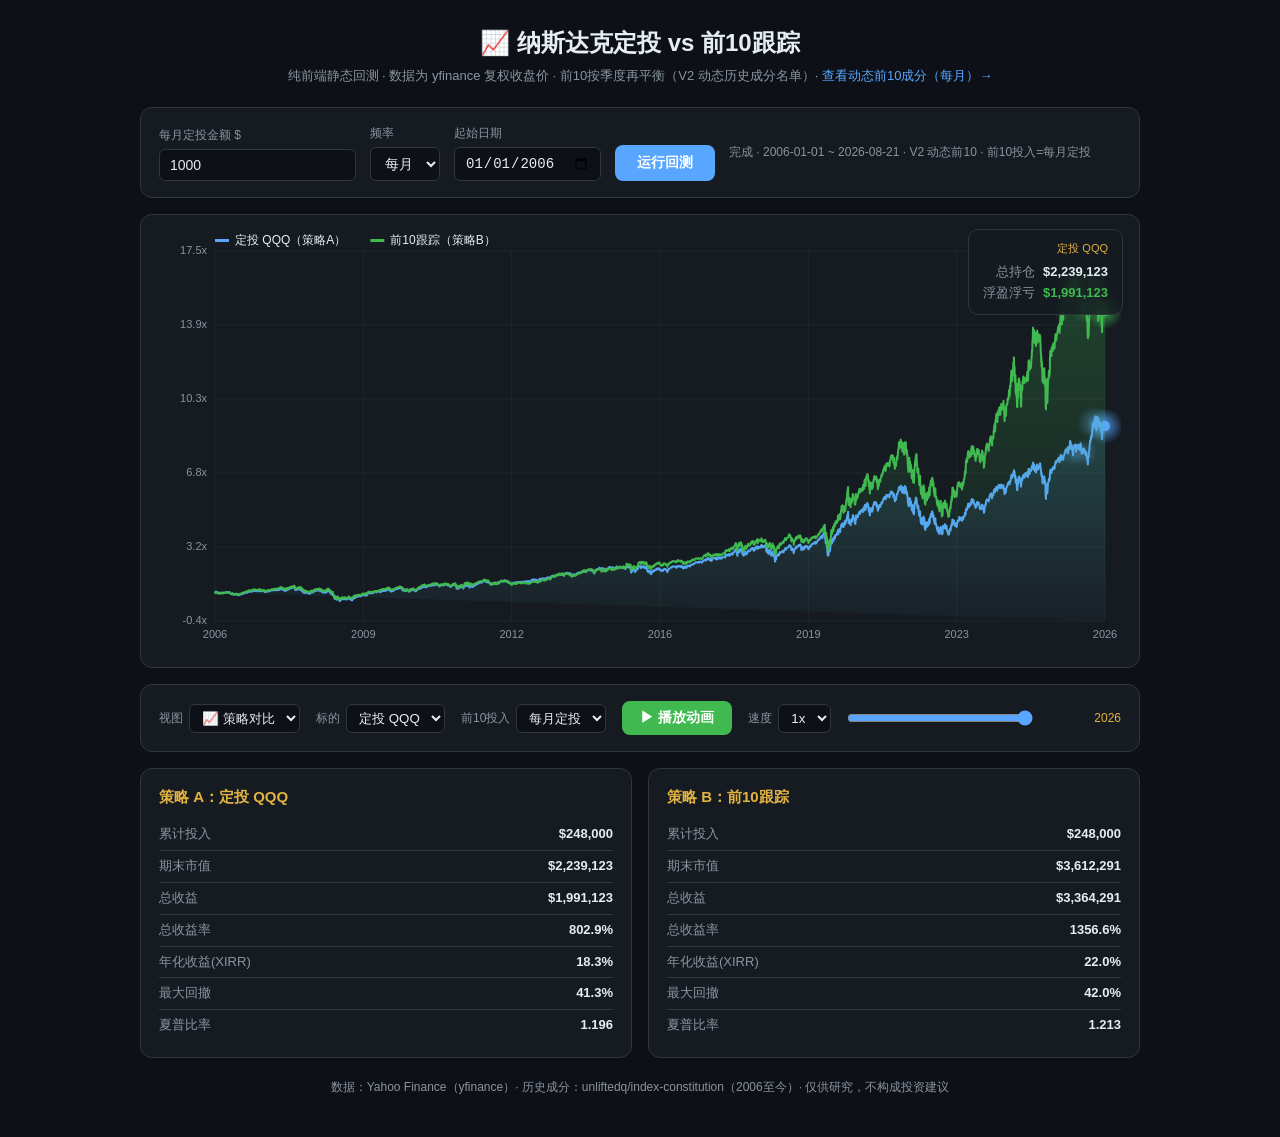
<file: nasdaq-backtest/index.html>
<!DOCTYPE html>
<html lang="zh-CN">
<head>
<meta charset="UTF-8">
<meta name="viewport" content="width=device-width, initial-scale=1.0">
<title>纳斯达克定投 vs 前10跟踪 · 策略回测</title>
<link rel="stylesheet" href="css/style.css">
</head>
<body>
<header>
  <h1>📈 纳斯达克定投 vs 前10跟踪</h1>
  <p class="sub">纯前端静态回测 · 数据为 yfinance 复权收盘价 · 前10按季度再平衡（V2 动态历史成分名单）· <a href="constituents.html" class="nav">查看动态前10成分（每月）→</a></p>
</header>

<main>
  <!-- 参数面板 -->
  <section class="panel" id="controls">
    <label>每月定投金额 $
      <input type="number" id="amount" value="1000" min="1" step="100">
    </label>
    <label>频率
      <select id="freq">
        <option value="monthly">每月</option>
        <option value="weekly">每周</option>
      </select>
    </label>
    <label>起始日期
      <input type="date" id="start" value="2006-01-01">
    </label>
    <button id="run">运行回测</button>
    <span id="status" class="status">就绪</span>
  </section>

  <!-- 图表 -->
  <section class="panel chart-panel">
    <div id="overlay" class="overlay">
      <div class="ov-label" id="ov-label">定投 QQQ</div>
      <div class="ov-row">总持仓 <b id="ov-value">$—</b></div>
      <div class="ov-row">浮盈浮亏 <b id="ov-pnl">$—</b></div>
    </div>
    <canvas id="chart"></canvas>
  </section>

  <!-- 播放控制 -->
  <section class="panel playbar">
    <label>视图
      <select id="view">
        <option value="compare">📈 策略对比</option>
        <option value="money">💰 资金曲线</option>
      </select>
    </label>
    <label>标的
      <select id="strategy">
        <option value="dca">定投 QQQ</option>
        <option value="top10">前10跟踪</option>
      </select>
    </label>
    <label>前10投入
      <select id="top10-mode">
        <option value="dca">每月定投</option>
        <option value="lump">一次性</option>
      </select>
    </label>
    <button id="play">▶ 播放动画</button>
    <label>速度
      <select id="speed">
        <option value="1">1x</option>
        <option value="2">2x</option>
        <option value="4">4x</option>
        <option value="8">8x</option>
      </select>
    </label>
    <input type="range" id="progress" min="0" max="1000" value="1000">
    <span id="year-label" class="status"></span>
  </section>

  <!-- 指标 -->
  <section class="metrics">
    <div class="card">
      <h2>策略 A：定投 QQQ</h2>
      <div id="dca-metrics"></div>
    </div>
    <div class="card">
      <h2>策略 B：前10跟踪</h2>
      <div id="top10-metrics"></div>
    </div>
  </section>
</main>

<footer>
  数据：Yahoo Finance（yfinance）· 历史成分：unliftedq/index-constitution（2006至今）· 仅供研究，不构成投资建议
</footer>

<script src="js/config.js"></script>
<script src="js/data.js"></script>
<script src="js/backtest.js"></script>
<script src="js/chart.js"></script>
<script src="js/ui.js"></script>
</body>
</html>
</file>
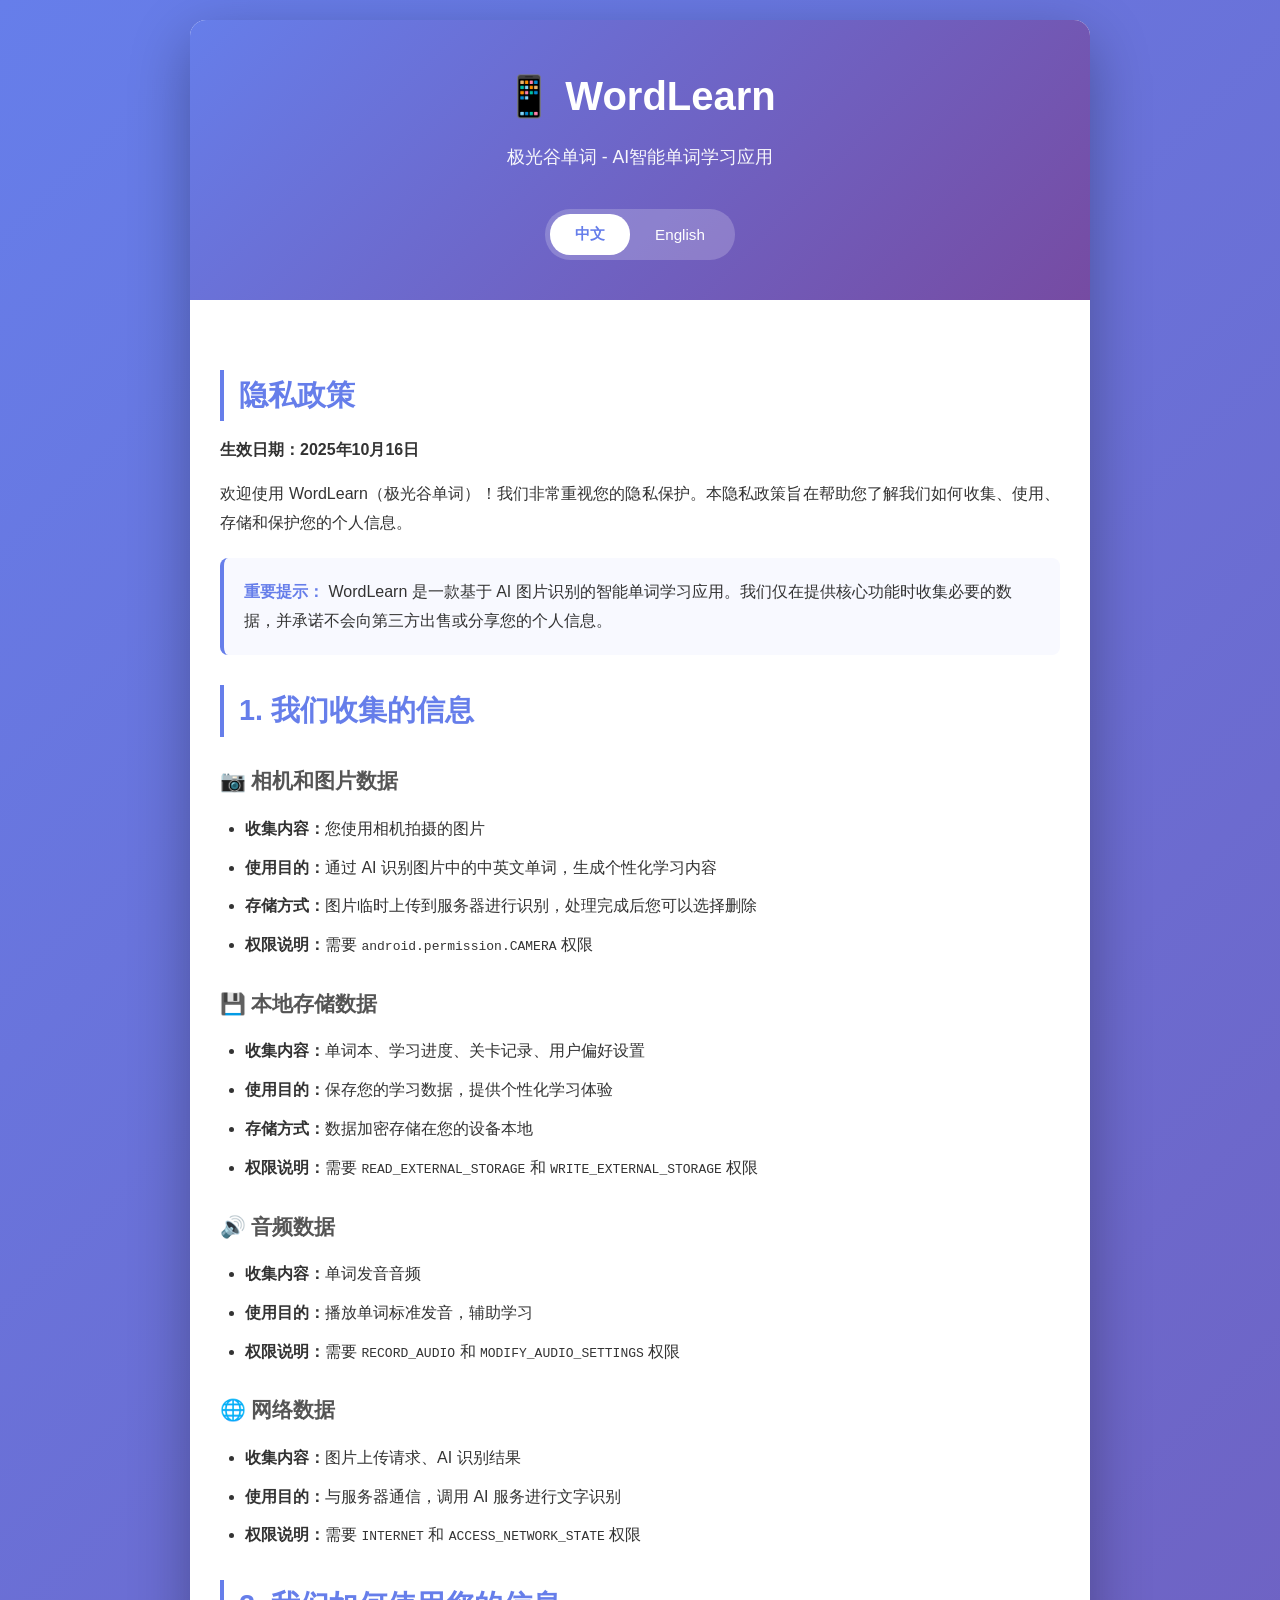
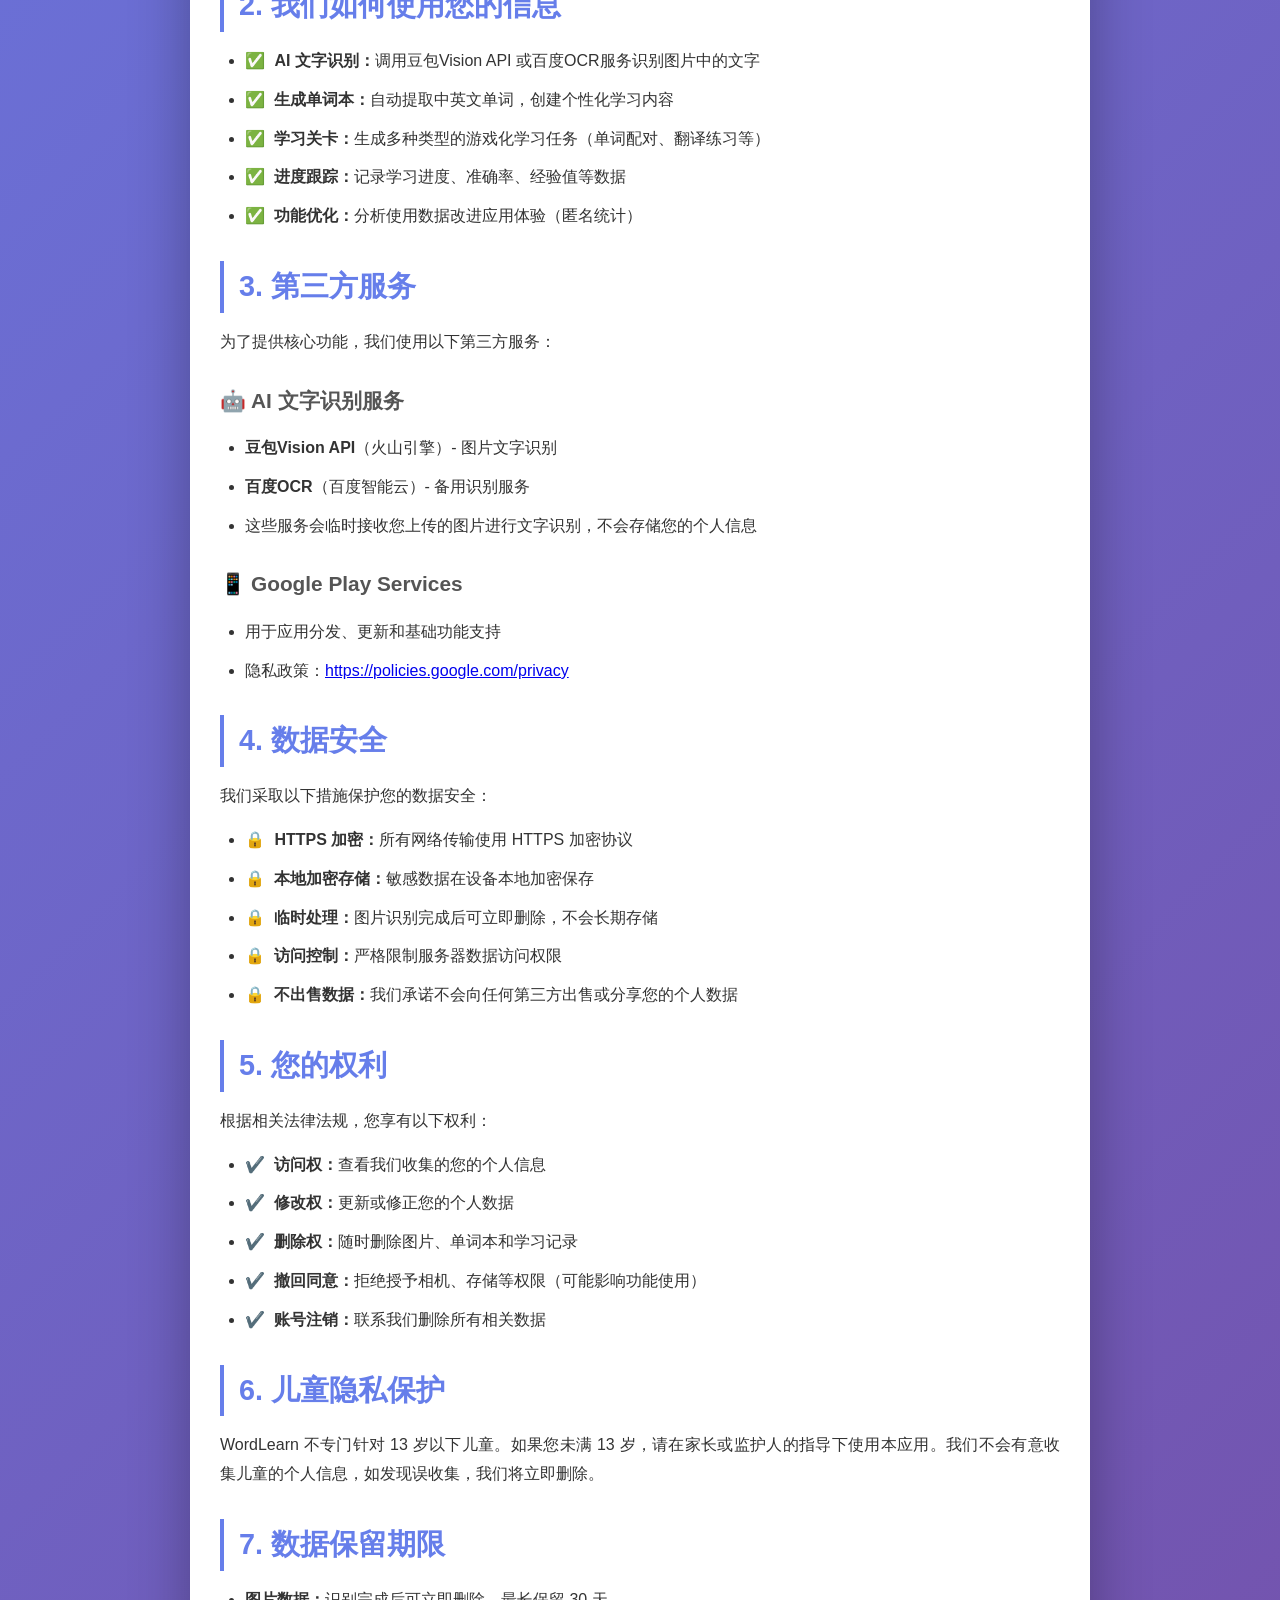
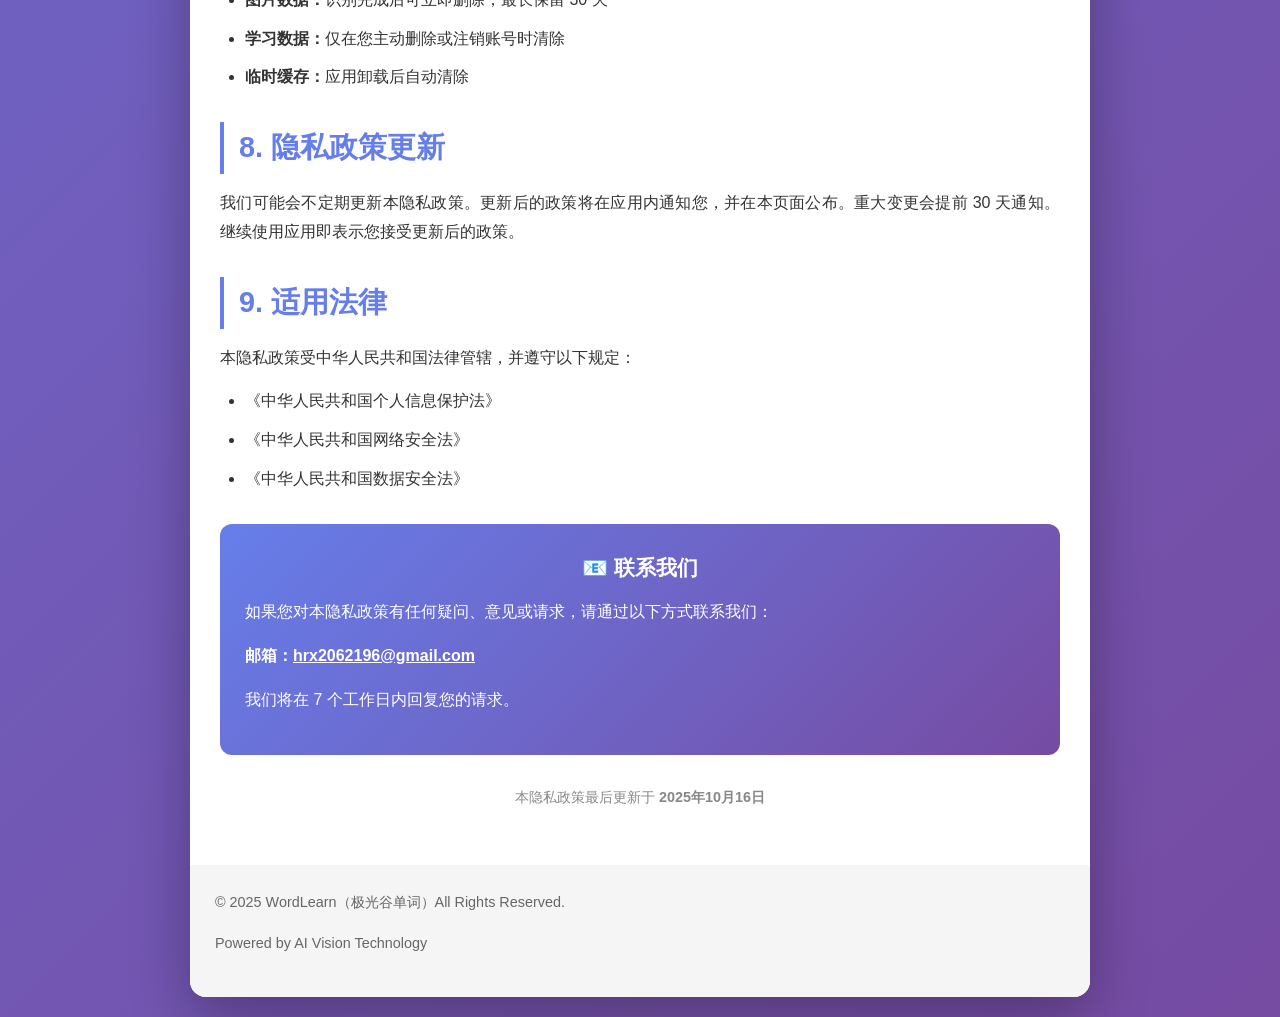
<file: privacy-policy.html>
<!DOCTYPE html>
<html lang="zh-CN">

<head>
  <meta charset="UTF-8">
  <meta name="viewport" content="width=device-width, initial-scale=1.0">
  <title>Privacy Policy - WordLearn（极光谷单词）</title>
  <style>
    * {
      margin: 0;
      padding: 0;
      box-sizing: border-box;
    }

    body {
      font-family: -apple-system, BlinkMacSystemFont, 'Segoe UI', 'Helvetica Neue', Arial, 'PingFang SC', 'Hiragino Sans GB', 'Microsoft YaHei', sans-serif;
      line-height: 1.8;
      color: #333;
      background: linear-gradient(135deg, #667eea 0%, #764ba2 100%);
      padding: 20px;
      min-height: 100vh;
    }

    .container {
      max-width: 900px;
      margin: 0 auto;
      background: white;
      border-radius: 16px;
      box-shadow: 0 20px 60px rgba(0, 0, 0, 0.3);
      overflow: hidden;
    }

    .header {
      background: linear-gradient(135deg, #667eea 0%, #764ba2 100%);
      color: white;
      padding: 40px 30px;
      text-align: center;
    }

    .header h1 {
      font-size: 2.5em;
      margin-bottom: 10px;
      font-weight: 700;
    }

    .header .subtitle {
      font-size: 1.1em;
      opacity: 0.95;
      margin-bottom: 20px;
    }

    .lang-switch {
      display: inline-flex;
      background: rgba(255, 255, 255, 0.2);
      border-radius: 25px;
      padding: 5px;
      margin-top: 15px;
    }

    .lang-switch button {
      background: transparent;
      border: none;
      color: white;
      padding: 10px 25px;
      border-radius: 20px;
      cursor: pointer;
      font-size: 0.95em;
      transition: all 0.3s ease;
      font-weight: 500;
    }

    .lang-switch button:hover {
      background: rgba(255, 255, 255, 0.1);
    }

    .lang-switch button.active {
      background: white;
      color: #667eea;
      font-weight: 600;
    }

    .content {
      padding: 40px 30px;
    }

    .lang-content {
      display: none;
    }

    .lang-content.active {
      display: block;
      animation: fadeIn 0.4s ease;
    }

    @keyframes fadeIn {
      from {
        opacity: 0;
        transform: translateY(10px);
      }
      to {
        opacity: 1;
        transform: translateY(0);
      }
    }

    h2 {
      color: #667eea;
      font-size: 1.8em;
      margin-top: 30px;
      margin-bottom: 15px;
      font-weight: 600;
      border-left: 4px solid #667eea;
      padding-left: 15px;
    }

    h3 {
      color: #555;
      font-size: 1.3em;
      margin-top: 25px;
      margin-bottom: 12px;
      font-weight: 600;
    }

    p {
      margin-bottom: 15px;
      text-align: justify;
    }

    ul {
      margin: 15px 0 15px 25px;
    }

    li {
      margin-bottom: 10px;
    }

    .info-box {
      background: #f8f9ff;
      border-left: 4px solid #667eea;
      padding: 20px;
      margin: 20px 0;
      border-radius: 8px;
    }

    .info-box strong {
      color: #667eea;
      font-weight: 600;
    }

    .contact-box {
      background: linear-gradient(135deg, #667eea 0%, #764ba2 100%);
      color: white;
      padding: 25px;
      border-radius: 12px;
      margin: 30px 0;
      text-align: center;
    }

    .contact-box a {
      color: white;
      text-decoration: underline;
      font-weight: 600;
    }

    .footer {
      background: #f5f5f5;
      text-align: center;
      padding: 25px;
      color: #666;
      font-size: 0.9em;
    }

    .emoji {
      font-style: normal;
      margin-right: 5px;
    }

    @media (max-width: 768px) {
      body {
        padding: 10px;
      }

      .header h1 {
        font-size: 2em;
      }

      .content {
        padding: 25px 20px;
      }

      h2 {
        font-size: 1.5em;
      }
    }
  </style>
</head>

<body>
  <div class="container">
    <!-- Header -->
    <div class="header">
      <h1>📱 WordLearn</h1>
      <div class="subtitle">极光谷单词 - AI智能单词学习应用</div>
      <div class="lang-switch">
        <button id="btn-zh" class="active" onclick="switchLang('zh')">中文</button>
        <button id="btn-en" onclick="switchLang('en')">English</button>
      </div>
    </div>

    <!-- Content -->
    <div class="content">
      <!-- 中文内容 -->
      <div id="content-zh" class="lang-content active">
        <h2>隐私政策</h2>
        <p><strong>生效日期：2025年10月16日</strong></p>
        <p>欢迎使用 WordLearn（极光谷单词）！我们非常重视您的隐私保护。本隐私政策旨在帮助您了解我们如何收集、使用、存储和保护您的个人信息。</p>

        <div class="info-box">
          <strong>重要提示：</strong> WordLearn 是一款基于 AI 图片识别的智能单词学习应用。我们仅在提供核心功能时收集必要的数据，并承诺不会向第三方出售或分享您的个人信息。
        </div>

        <h2>1. 我们收集的信息</h2>

        <h3><span class="emoji">📷</span>相机和图片数据</h3>
        <ul>
          <li><strong>收集内容：</strong>您使用相机拍摄的图片</li>
          <li><strong>使用目的：</strong>通过 AI 识别图片中的中英文单词，生成个性化学习内容</li>
          <li><strong>存储方式：</strong>图片临时上传到服务器进行识别，处理完成后您可以选择删除</li>
          <li><strong>权限说明：</strong>需要 <code>android.permission.CAMERA</code> 权限</li>
        </ul>

        <h3><span class="emoji">💾</span>本地存储数据</h3>
        <ul>
          <li><strong>收集内容：</strong>单词本、学习进度、关卡记录、用户偏好设置</li>
          <li><strong>使用目的：</strong>保存您的学习数据，提供个性化学习体验</li>
          <li><strong>存储方式：</strong>数据加密存储在您的设备本地</li>
          <li><strong>权限说明：</strong>需要 <code>READ_EXTERNAL_STORAGE</code> 和 <code>WRITE_EXTERNAL_STORAGE</code> 权限</li>
        </ul>

        <h3><span class="emoji">🔊</span>音频数据</h3>
        <ul>
          <li><strong>收集内容：</strong>单词发音音频</li>
          <li><strong>使用目的：</strong>播放单词标准发音，辅助学习</li>
          <li><strong>权限说明：</strong>需要 <code>RECORD_AUDIO</code> 和 <code>MODIFY_AUDIO_SETTINGS</code> 权限</li>
        </ul>

        <h3><span class="emoji">🌐</span>网络数据</h3>
        <ul>
          <li><strong>收集内容：</strong>图片上传请求、AI 识别结果</li>
          <li><strong>使用目的：</strong>与服务器通信，调用 AI 服务进行文字识别</li>
          <li><strong>权限说明：</strong>需要 <code>INTERNET</code> 和 <code>ACCESS_NETWORK_STATE</code> 权限</li>
        </ul>

        <h2>2. 我们如何使用您的信息</h2>
        <ul>
          <li><span class="emoji">✅</span> <strong>AI 文字识别：</strong>调用豆包Vision API 或百度OCR服务识别图片中的文字</li>
          <li><span class="emoji">✅</span> <strong>生成单词本：</strong>自动提取中英文单词，创建个性化学习内容</li>
          <li><span class="emoji">✅</span> <strong>学习关卡：</strong>生成多种类型的游戏化学习任务（单词配对、翻译练习等）</li>
          <li><span class="emoji">✅</span> <strong>进度跟踪：</strong>记录学习进度、准确率、经验值等数据</li>
          <li><span class="emoji">✅</span> <strong>功能优化：</strong>分析使用数据改进应用体验（匿名统计）</li>
        </ul>

        <h2>3. 第三方服务</h2>
        <p>为了提供核心功能，我们使用以下第三方服务：</p>

        <h3><span class="emoji">🤖</span>AI 文字识别服务</h3>
        <ul>
          <li><strong>豆包Vision API</strong>（火山引擎）- 图片文字识别</li>
          <li><strong>百度OCR</strong>（百度智能云）- 备用识别服务</li>
          <li>这些服务会临时接收您上传的图片进行文字识别，不会存储您的个人信息</li>
        </ul>

        <h3><span class="emoji">📱</span>Google Play Services</h3>
        <ul>
          <li>用于应用分发、更新和基础功能支持</li>
          <li>隐私政策：<a href="https://policies.google.com/privacy" target="_blank">https://policies.google.com/privacy</a></li>
        </ul>

        <h2>4. 数据安全</h2>
        <p>我们采取以下措施保护您的数据安全：</p>
        <ul>
          <li><span class="emoji">🔒</span> <strong>HTTPS 加密：</strong>所有网络传输使用 HTTPS 加密协议</li>
          <li><span class="emoji">🔒</span> <strong>本地加密存储：</strong>敏感数据在设备本地加密保存</li>
          <li><span class="emoji">🔒</span> <strong>临时处理：</strong>图片识别完成后可立即删除，不会长期存储</li>
          <li><span class="emoji">🔒</span> <strong>访问控制：</strong>严格限制服务器数据访问权限</li>
          <li><span class="emoji">🔒</span> <strong>不出售数据：</strong>我们承诺不会向任何第三方出售或分享您的个人数据</li>
        </ul>

        <h2>5. 您的权利</h2>
        <p>根据相关法律法规，您享有以下权利：</p>
        <ul>
          <li><span class="emoji">✔️</span> <strong>访问权：</strong>查看我们收集的您的个人信息</li>
          <li><span class="emoji">✔️</span> <strong>修改权：</strong>更新或修正您的个人数据</li>
          <li><span class="emoji">✔️</span> <strong>删除权：</strong>随时删除图片、单词本和学习记录</li>
          <li><span class="emoji">✔️</span> <strong>撤回同意：</strong>拒绝授予相机、存储等权限（可能影响功能使用）</li>
          <li><span class="emoji">✔️</span> <strong>账号注销：</strong>联系我们删除所有相关数据</li>
        </ul>

        <h2>6. 儿童隐私保护</h2>
        <p>WordLearn 不专门针对 13 岁以下儿童。如果您未满 13 岁，请在家长或监护人的指导下使用本应用。我们不会有意收集儿童的个人信息，如发现误收集，我们将立即删除。</p>

        <h2>7. 数据保留期限</h2>
        <ul>
          <li><strong>图片数据：</strong>识别完成后可立即删除，最长保留 30 天</li>
          <li><strong>学习数据：</strong>仅在您主动删除或注销账号时清除</li>
          <li><strong>临时缓存：</strong>应用卸载后自动清除</li>
        </ul>

        <h2>8. 隐私政策更新</h2>
        <p>我们可能会不定期更新本隐私政策。更新后的政策将在应用内通知您，并在本页面公布。重大变更会提前 30 天通知。继续使用应用即表示您接受更新后的政策。</p>

        <h2>9. 适用法律</h2>
        <p>本隐私政策受中华人民共和国法律管辖，并遵守以下规定：</p>
        <ul>
          <li>《中华人民共和国个人信息保护法》</li>
          <li>《中华人民共和国网络安全法》</li>
          <li>《中华人民共和国数据安全法》</li>
        </ul>

        <div class="contact-box">
          <h3 style="color: white; margin-top: 0;">📧 联系我们</h3>
          <p>如果您对本隐私政策有任何疑问、意见或请求，请通过以下方式联系我们：</p>
          <p><strong>邮箱：</strong><a href="mailto:hrx2062196@gmail.com">hrx2062196@gmail.com</a></p>
          <p>我们将在 7 个工作日内回复您的请求。</p>
        </div>

        <p style="margin-top: 30px; color: #888; font-size: 0.9em; text-align: center;">
          本隐私政策最后更新于 <strong>2025年10月16日</strong>
        </p>
      </div>

      <!-- English Content -->
      <div id="content-en" class="lang-content">
        <h2>Privacy Policy</h2>
        <p><strong>Effective Date: October 16, 2025</strong></p>
        <p>Welcome to WordLearn! We take your privacy very seriously. This Privacy Policy explains how we collect, use, store, and protect your personal information.</p>

        <div class="info-box">
          <strong>Important Notice:</strong> WordLearn is an AI-powered image recognition vocabulary learning application. We only collect necessary data to provide core functionality and promise never to sell or share your personal information with third parties.
        </div>

        <h2>1. Information We Collect</h2>

        <h3><span class="emoji">📷</span>Camera and Photo Data</h3>
        <ul>
          <li><strong>What We Collect:</strong> Photos you take with the camera</li>
          <li><strong>Purpose:</strong> Use AI to recognize Chinese and English words in images and generate personalized learning content</li>
          <li><strong>Storage:</strong> Photos are temporarily uploaded to servers for recognition and can be deleted after processing</li>
          <li><strong>Permissions:</strong> Requires <code>android.permission.CAMERA</code> permission</li>
        </ul>

        <h3><span class="emoji">💾</span>Local Storage Data</h3>
        <ul>
          <li><strong>What We Collect:</strong> Vocabulary books, learning progress, level records, user preferences</li>
          <li><strong>Purpose:</strong> Save your learning data and provide personalized learning experience</li>
          <li><strong>Storage:</strong> Encrypted data stored locally on your device</li>
          <li><strong>Permissions:</strong> Requires <code>READ_EXTERNAL_STORAGE</code> and <code>WRITE_EXTERNAL_STORAGE</code></li>
        </ul>

        <h3><span class="emoji">🔊</span>Audio Data</h3>
        <ul>
          <li><strong>What We Collect:</strong> Word pronunciation audio</li>
          <li><strong>Purpose:</strong> Play standard word pronunciations to assist learning</li>
          <li><strong>Permissions:</strong> Requires <code>RECORD_AUDIO</code> and <code>MODIFY_AUDIO_SETTINGS</code></li>
        </ul>

        <h3><span class="emoji">🌐</span>Network Data</h3>
        <ul>
          <li><strong>What We Collect:</strong> Image upload requests, AI recognition results</li>
          <li><strong>Purpose:</strong> Communicate with servers and invoke AI services for text recognition</li>
          <li><strong>Permissions:</strong> Requires <code>INTERNET</code> and <code>ACCESS_NETWORK_STATE</code></li>
        </ul>

        <h2>2. How We Use Your Information</h2>
        <ul>
          <li><span class="emoji">✅</span> <strong>AI Text Recognition:</strong> Use Doubao Vision API or Baidu OCR to recognize text in images</li>
          <li><span class="emoji">✅</span> <strong>Generate Vocabulary:</strong> Automatically extract Chinese and English words to create personalized learning content</li>
          <li><span class="emoji">✅</span> <strong>Learning Levels:</strong> Generate various types of gamified learning tasks (word matching, translation practice, etc.)</li>
          <li><span class="emoji">✅</span> <strong>Progress Tracking:</strong> Record learning progress, accuracy, experience points, and other data</li>
          <li><span class="emoji">✅</span> <strong>Feature Optimization:</strong> Analyze usage data to improve app experience (anonymous statistics)</li>
        </ul>

        <h2>3. Third-Party Services</h2>
        <p>To provide core functionality, we use the following third-party services:</p>

        <h3><span class="emoji">🤖</span>AI Text Recognition Services</h3>
        <ul>
          <li><strong>Doubao Vision API</strong> (Volcano Engine) - Image text recognition</li>
          <li><strong>Baidu OCR</strong> (Baidu AI Cloud) - Backup recognition service</li>
          <li>These services temporarily receive your uploaded images for text recognition and do not store your personal information</li>
        </ul>

        <h3><span class="emoji">📱</span>Google Play Services</h3>
        <ul>
          <li>Used for app distribution, updates, and basic functionality support</li>
          <li>Privacy Policy: <a href="https://policies.google.com/privacy" target="_blank">https://policies.google.com/privacy</a></li>
        </ul>

        <h2>4. Data Security</h2>
        <p>We take the following measures to protect your data security:</p>
        <ul>
          <li><span class="emoji">🔒</span> <strong>HTTPS Encryption:</strong> All network transmissions use HTTPS encryption protocol</li>
          <li><span class="emoji">🔒</span> <strong>Local Encrypted Storage:</strong> Sensitive data is encrypted and stored locally on your device</li>
          <li><span class="emoji">🔒</span> <strong>Temporary Processing:</strong> Photos can be deleted immediately after recognition, not stored long-term</li>
          <li><span class="emoji">🔒</span> <strong>Access Control:</strong> Strictly limited server data access permissions</li>
          <li><span class="emoji">🔒</span> <strong>No Data Sales:</strong> We promise never to sell or share your personal data with any third party</li>
        </ul>

        <h2>5. Your Rights</h2>
        <p>According to relevant laws and regulations, you have the following rights:</p>
        <ul>
          <li><span class="emoji">✔️</span> <strong>Access:</strong> View the personal information we've collected about you</li>
          <li><span class="emoji">✔️</span> <strong>Modification:</strong> Update or correct your personal data</li>
          <li><span class="emoji">✔️</span> <strong>Deletion:</strong> Delete photos, vocabulary books, and learning records at any time</li>
          <li><span class="emoji">✔️</span> <strong>Withdraw Consent:</strong> Deny camera, storage, and other permissions (may affect functionality)</li>
          <li><span class="emoji">✔️</span> <strong>Account Deletion:</strong> Contact us to delete all related data</li>
        </ul>

        <h2>6. Children's Privacy Protection</h2>
        <p>WordLearn is not specifically targeted at children under 13 years old. If you are under 13, please use this app under the guidance of a parent or guardian. We do not intentionally collect children's personal information and will delete it immediately if discovered.</p>

        <h2>7. Data Retention Period</h2>
        <ul>
          <li><strong>Photo Data:</strong> Can be deleted immediately after recognition, retained for maximum 30 days</li>
          <li><strong>Learning Data:</strong> Only cleared when you actively delete or cancel your account</li>
          <li><strong>Temporary Cache:</strong> Automatically cleared when app is uninstalled</li>
        </ul>

        <h2>8. Privacy Policy Updates</h2>
        <p>We may update this privacy policy from time to time. Updated policies will be notified within the app and published on this page. Major changes will be notified 30 days in advance. Continued use of the app indicates your acceptance of the updated policy.</p>

        <h2>9. Applicable Law</h2>
        <p>This privacy policy is governed by the laws of the People's Republic of China and complies with:</p>
        <ul>
          <li>Personal Information Protection Law of the People's Republic of China</li>
          <li>Cybersecurity Law of the People's Republic of China</li>
          <li>Data Security Law of the People's Republic of China</li>
        </ul>

        <div class="contact-box">
          <h3 style="color: white; margin-top: 0;">📧 Contact Us</h3>
          <p>If you have any questions, comments, or requests regarding this privacy policy, please contact us:</p>
          <p><strong>Email:</strong> <a href="mailto:hrx2062196@gmail.com">hrx2062196@gmail.com</a></p>
          <p>We will respond to your request within 7 business days.</p>
        </div>

        <p style="margin-top: 30px; color: #888; font-size: 0.9em; text-align: center;">
          This privacy policy was last updated on <strong>October 16, 2025</strong>
        </p>
      </div>
    </div>

    <!-- Footer -->
    <div class="footer">
      <p>© 2025 WordLearn（极光谷单词）All Rights Reserved.</p>
      <p>Powered by AI Vision Technology</p>
    </div>
  </div>

  <script>
    function switchLang(lang) {
      // Hide all language content
      document.querySelectorAll('.lang-content').forEach(el => {
        el.classList.remove('active');
      });

      // Remove active class from all buttons
      document.querySelectorAll('.lang-switch button').forEach(btn => {
        btn.classList.remove('active');
      });

      // Show selected language content
      document.getElementById('content-' + lang).classList.add('active');
      document.getElementById('btn-' + lang).classList.add('active');

      // Update page language attribute
      document.documentElement.lang = lang === 'zh' ? 'zh-CN' : 'en';
    }
  </script>
</body>

</html>
</file>
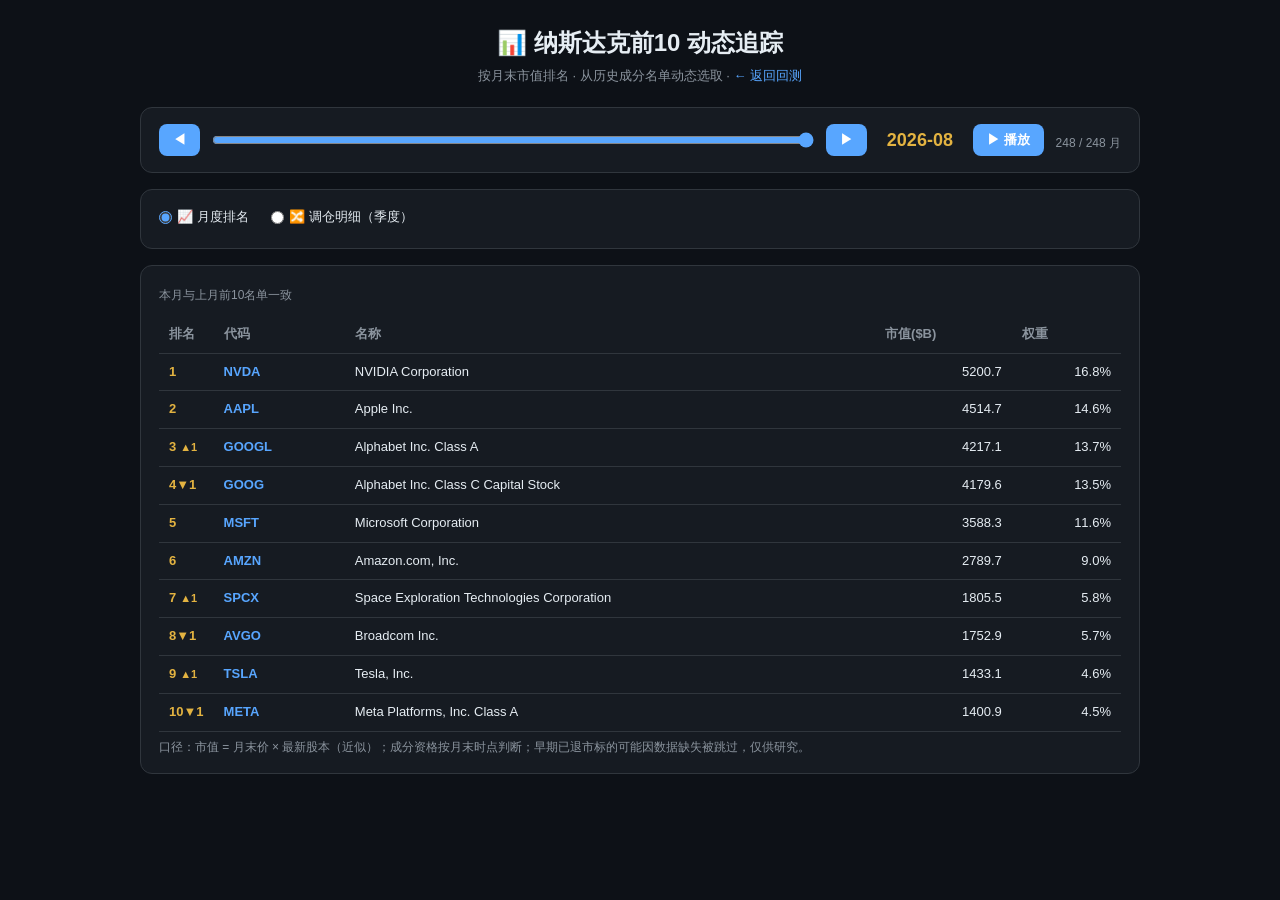
<file: nasdaq-backtest/constituents.html>
<!DOCTYPE html>
<html lang="zh-CN">
<head>
<meta charset="UTF-8">
<meta name="viewport" content="width=device-width, initial-scale=1.0">
<title>动态前10成分追踪 · 纳斯达克</title>
<link rel="stylesheet" href="css/style.css">
<style>
  table { width: 100%; border-collapse: collapse; margin-top: 10px; }
  th, td { padding: 8px 10px; text-align: left; font-size: 13px; border-bottom: 1px solid var(--border); }
  th { color: var(--dim); font-weight: 600; }
  td.rank { color: var(--gold); font-weight: 700; width: 48px; }
  td.sym { font-weight: 700; color: var(--accent1); }
  td.mcap, td.wt { text-align: right; font-variant-numeric: tabular-nums; }
  .tag-new { color: var(--up); font-size: 11px; margin-left: 4px; }
  .tag-out { color: var(--down); }
  #change-info { font-size: 12px; color: var(--dim); min-height: 20px; margin-top: 4px; }
  .month-big { font-size: 18px; font-weight: 700; color: var(--gold); margin: 0 8px; }
  .controls { display: flex; align-items: center; gap: 12px; flex-wrap: wrap; }
  .controls input[type=range] { flex: 1; min-width: 180px; accent-color: var(--accent1); }
  .controls button { background: var(--accent1); color: #fff; border: none; border-radius: 8px; padding: 7px 14px; cursor: pointer; font-weight: 700; }
  .note { font-size: 12px; color: var(--dim); margin-top: 6px; }
  .vt { display: inline-flex; align-items: center; gap: 5px; font-size: 13px; margin-right: 18px; cursor: pointer; }
  .vt input { accent-color: var(--accent1); }
  /* 调仓明细 */
  .rb-head { font-size: 15px; color: var(--gold); font-weight: 700; margin-bottom: 12px; }
  .rb-grid { display: grid; grid-template-columns: repeat(3, 1fr); gap: 12px; }
  .rb-card { border: 1px solid var(--border); border-radius: 10px; padding: 12px 14px; background: #0d1117; }
  .rb-card.buy { border-top: 3px solid var(--up); }
  .rb-card.sell { border-top: 3px solid var(--down); }
  .rb-card.hold { border-top: 3px solid var(--dim); }
  .rb-card h3 { font-size: 13px; margin-bottom: 8px; color: var(--text); }
  .rb-list { font-size: 13px; line-height: 1.9; min-height: 24px; }
  .rb-item { display: inline-block; background: var(--panel); border: 1px solid var(--border); border-radius: 6px; padding: 2px 9px; margin: 2px; }
  .rb-item b { color: var(--accent1); }
  .rb-item small { color: var(--dim); margin-left: 4px; }
  .rb-none { color: var(--dim); font-style: italic; }
  @media (max-width: 720px) { .rb-grid { grid-template-columns: 1fr; } }
</style>
</head>
<body>
<header>
  <h1>📊 纳斯达克前10 动态追踪</h1>
  <p class="sub">按月末市值排名 · 从历史成分名单动态选取 · <a href="index.html" class="nav">← 返回回测</a></p>
</header>

<main>
  <section class="panel controls">
    <button id="prev">◀</button>
    <input type="range" id="range" min="0" max="0" value="0">
    <button id="next">▶</button>
    <span class="month-big" id="label"></span>
    <button id="play">▶ 播放</button>
    <span id="rank-note" class="note"></span>
  </section>

  <section class="panel">
    <label class="vt"><input type="radio" name="view" value="monthly" checked> 📈 月度排名</label>
    <label class="vt"><input type="radio" name="view" value="rebalance"> 🔀 调仓明细（季度）</label>
  </section>

  <!-- 月度排名视图 -->
  <section class="panel" id="monthly-view">
    <div id="change-info"></div>
    <table id="table">
      <thead>
        <tr><th>排名</th><th>代码</th><th>名称</th><th>市值($B)</th><th>权重</th></tr>
      </thead>
      <tbody></tbody>
    </table>
    <div class="note">口径：市值 = 月末价 × 最新股本（近似）；成分资格按月末时点判断；早期已退市标的可能因数据缺失被跳过，仅供研究。</div>
  </section>

  <!-- 调仓明细视图 -->
  <section class="panel" id="rebalance-view" style="display:none">
    <div class="rb-head" id="rb-head"></div>
    <div class="rb-grid">
      <div class="rb-card buy"><h3>🟢 买入（新进前10）</h3><div id="rb-buy" class="rb-list"></div></div>
      <div class="rb-card sell"><h3>🔴 卖出（跌出前10）</h3><div id="rb-sell" class="rb-list"></div></div>
      <div class="rb-card hold"><h3>⚪ 持有（调仓回10%）</h3><div id="rb-hold" class="rb-list"></div></div>
    </div>
    <div class="note">等权再平衡：每个季度末卖出「跌出者」、买入「新进者」，仍在榜上的持有者调回各 10% 权重。名单无变化的季度也会做等权再平衡。</div>
  </section>
</main>

<script src="js/constituents.js"></script>
</body>
</html>
</file>
<file: nasdaq-backtest/css/style.css>
:root {
  --bg: #0d1117; --panel: #161b22; --border: #30363d;
  --text: #e6edf3; --dim: #8b949e;
  --accent1: #58a6ff; --accent2: #3fb950; --gold: #e3b341;
}
* { box-sizing: border-box; margin: 0; padding: 0; }
body {
  background: var(--bg); color: var(--text);
  font-family: "Segoe UI", "Microsoft YaHei", "PingFang SC", sans-serif;
  padding: 24px 16px 40px; line-height: 1.6;
}
header { max-width: 1000px; margin: 0 auto 20px; text-align: center; }
header h1 { font-size: 24px; }
header .sub { color: var(--dim); font-size: 13px; margin-top: 4px; }
main { max-width: 1000px; margin: 0 auto; }
.panel {
  background: var(--panel); border: 1px solid var(--border);
  border-radius: 12px; padding: 16px 18px; margin-bottom: 16px;
}
#controls { display: flex; flex-wrap: wrap; gap: 14px; align-items: flex-end; }
#controls label { display: flex; flex-direction: column; font-size: 12px; color: var(--dim); gap: 4px; }
#controls input, #controls select {
  background: #0d1117; color: var(--text); border: 1px solid var(--border);
  border-radius: 6px; padding: 7px 10px; font-size: 14px;
}
#controls button {
  background: var(--accent1); color: #fff; border: none; border-radius: 8px;
  padding: 9px 22px; font-size: 14px; font-weight: 700; cursor: pointer;
}
#controls button:hover { filter: brightness(1.1); }
#controls .status { font-size: 12px; color: var(--dim); align-self: center; }
.chart-panel canvas { width: 100%; height: 420px; display: block; }
.chart-panel { position: relative; }
.overlay {
  position: absolute; top: 14px; right: 16px; text-align: right; z-index: 5;
  background: rgba(22,27,34,0.85); border: 1px solid var(--border);
  border-radius: 10px; padding: 10px 14px; backdrop-filter: blur(4px);
}
.overlay .ov-label { font-size: 11px; color: var(--gold); margin-bottom: 4px; }
.ov-row { font-size: 13px; color: var(--dim); }
.ov-row b { color: var(--text); font-variant-numeric: tabular-nums; margin-left: 4px; }
header .sub a.nav { color: var(--accent1); text-decoration: none; }
header .sub a.nav:hover { text-decoration: underline; }
.playbar { display: flex; align-items: center; gap: 16px; flex-wrap: wrap; }
.playbar button {
  background: var(--accent2); color: #fff; border: none; border-radius: 8px;
  padding: 8px 18px; font-size: 14px; font-weight: 700; cursor: pointer;
}
.playbar button:hover { filter: brightness(1.1); }
.playbar label { display: flex; align-items: center; gap: 6px; font-size: 12px; color: var(--dim); }
.playbar select { background: #0d1117; color: var(--text); border: 1px solid var(--border); border-radius: 6px; padding: 5px 8px; }
.playbar input[type=range] { flex: 1; accent-color: var(--accent1); }
.playbar .status { font-size: 12px; color: var(--gold); min-width: 72px; text-align: right; }
.metrics { display: grid; grid-template-columns: 1fr 1fr; gap: 16px; }
.card { background: var(--panel); border: 1px solid var(--border); border-radius: 12px; padding: 16px 18px; }
.card h2 { font-size: 15px; margin-bottom: 10px; color: var(--gold); }
.mrow { display: flex; justify-content: space-between; padding: 5px 0; font-size: 13px; border-bottom: 1px solid var(--border); }
.mrow:last-child { border-bottom: none; }
.mrow span { color: var(--dim); }
.mrow b { font-variant-numeric: tabular-nums; }
footer { max-width: 1000px; margin: 20px auto 0; text-align: center; color: var(--dim); font-size: 12px; }
@media (max-width: 720px) { .metrics { grid-template-columns: 1fr; } .chart-panel canvas { height: 320px; } }
</file>
